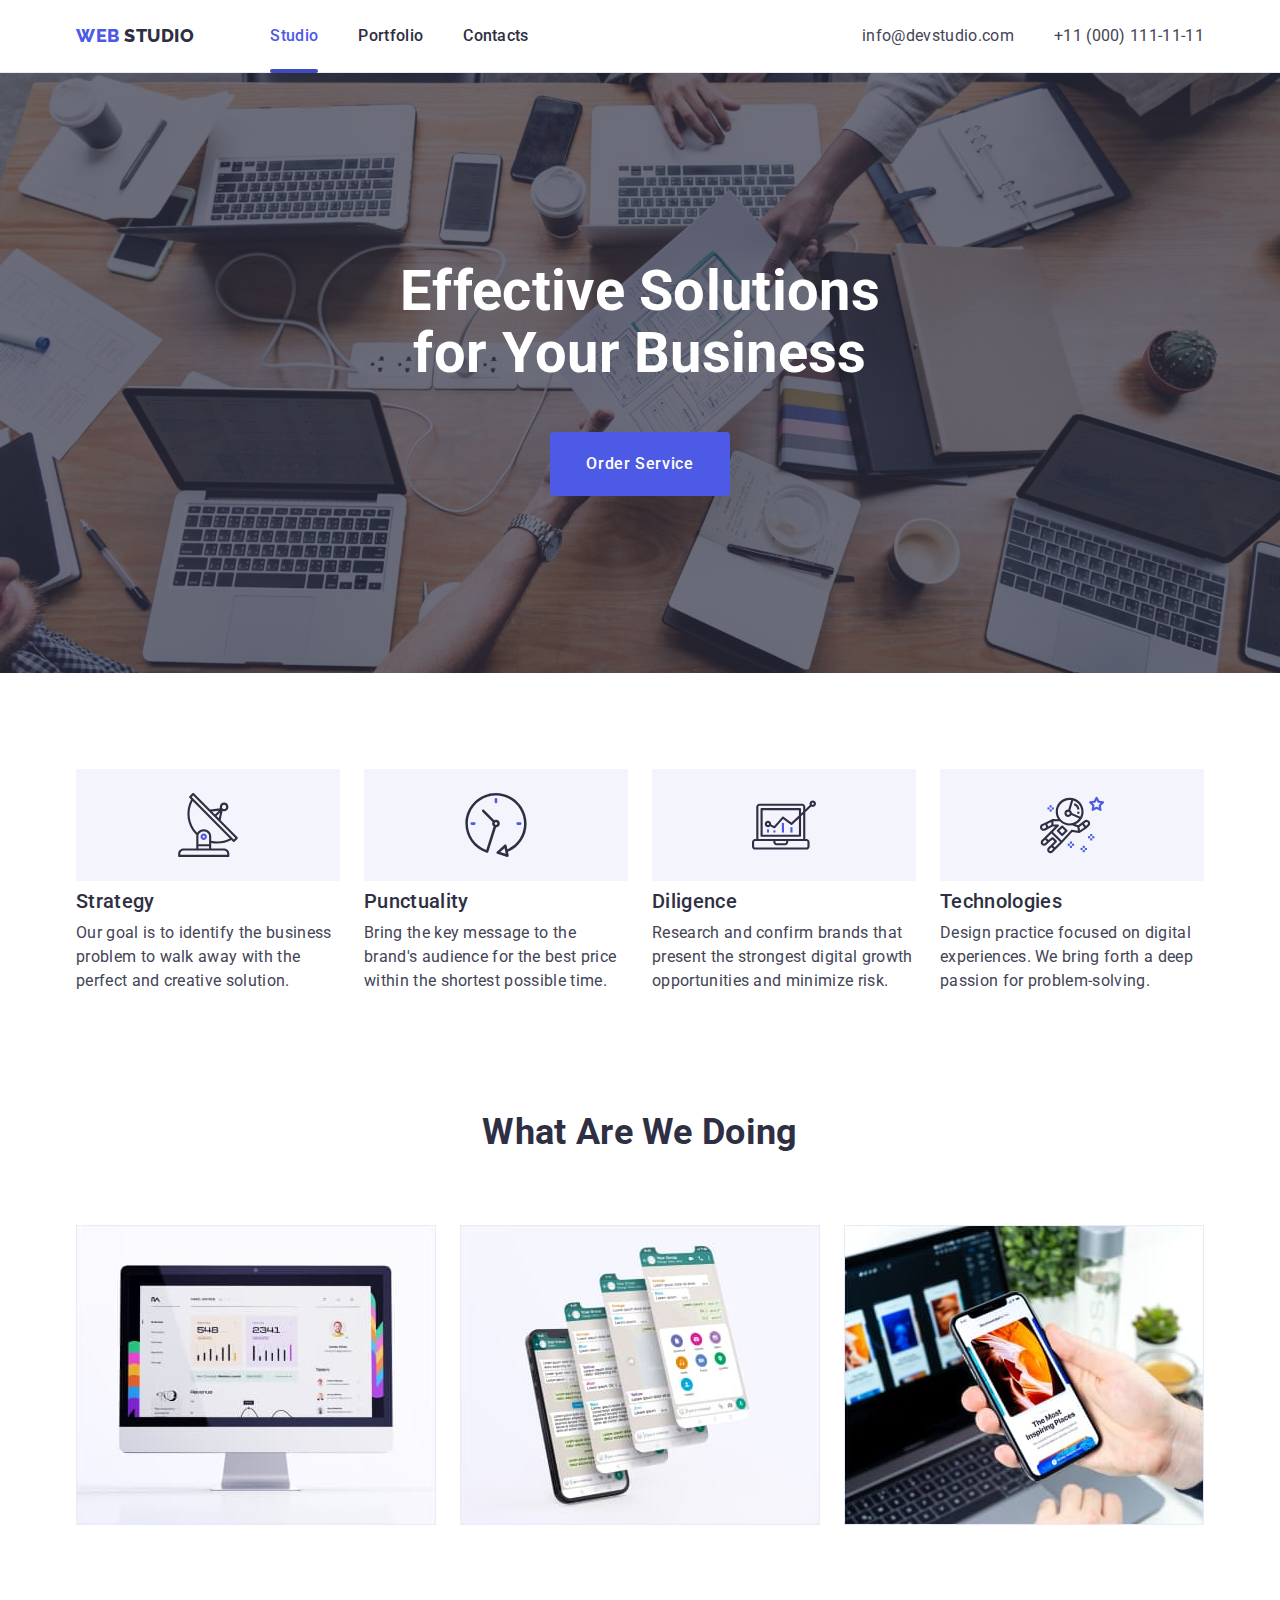
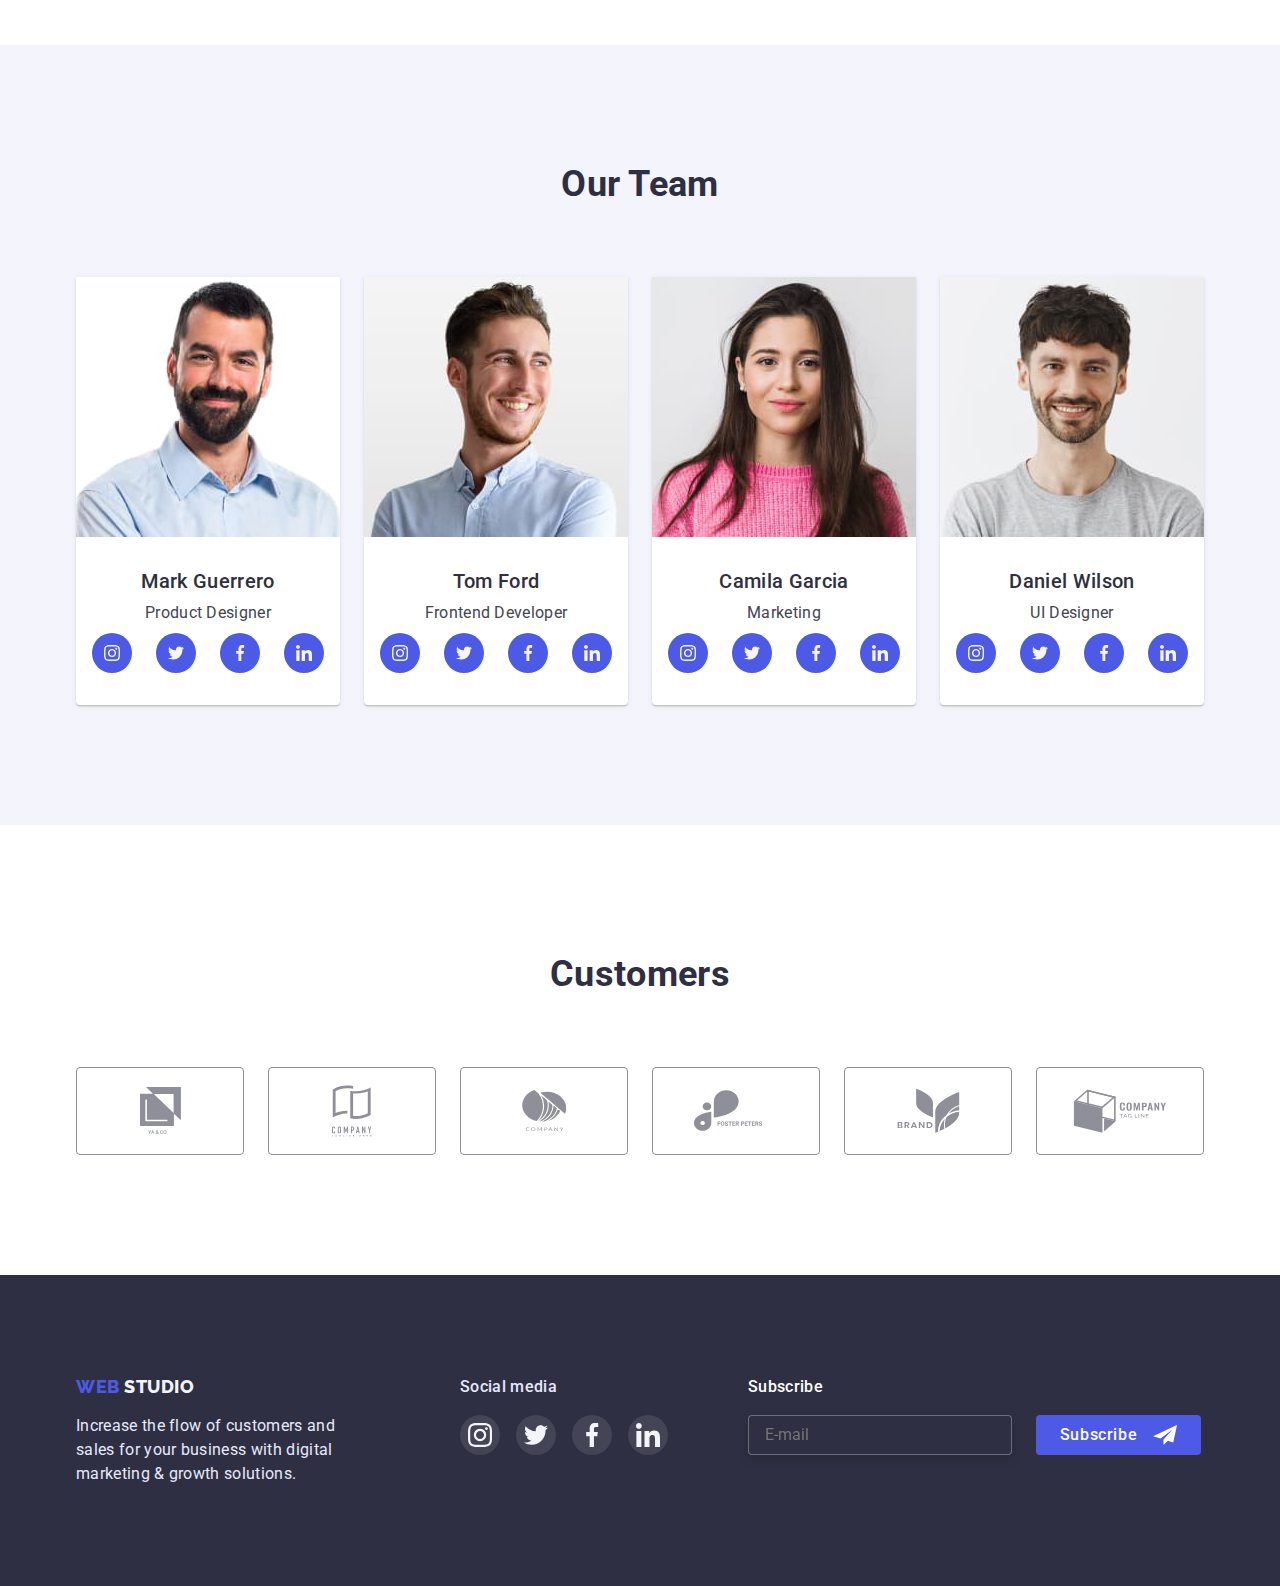
<file: index.html>
<!DOCTYPE html>
<html lang="en">
  <head>
    <meta charset="UTF-8" />
    <meta http-equiv="X-UA-Compatible" content="IE=edge" />
    <meta name="viewport" content="width=device-width, initial-scale=1.0" />
    <title>Web Studio</title>
    <link href="https://fonts.googleapis.com" rel="preconnect" />
    <link href="https://fonts.gstatic.com" rel="preconnect" crossorigin />
    <link
      href="https://fonts.googleapis.com/css2?family=Raleway:wght@800&family=Roboto:wght@400;500;700;900&display=swap"
      rel="stylesheet"
    />
    <link
      href="https://cdnjs.cloudflare.com/ajax/libs/modern-normalize/1.1.0/modern-normalize.min.css"
      rel="stylesheet"
    />
    <link href="./css/styles.css" rel="stylesheet" />
    <link href="./css/mobile.css" rel="stylesheet" />
    <link href="./css/tablet.css" rel="stylesheet" />
    <link href="./css/desktop.css" rel="stylesheet" />
  </head>
  <body>
    <!--website header-->
    <header class="page-header">
      <div class="container page-header-container">
        <nav class="page-nav">
          <a class="header-logo link logo" href="./index.html">
            <span class="header-logo-web">Web</span> Studio</a
          >
          <ul class="menu list">
            <li class="menu-item">
              <a class="menu-link current link" href="./index.html">Studio</a>
            </li>
            <li class="menu-item">
              <a class="menu-link link" href="./portfolio.html">Portfolio</a>
            </li>
            <li class="menu-item">
              <a class="menu-link link">Contacts</a>
            </li>
          </ul>
        </nav>

        <button
          class="mobile-menu-open js-open-menu"
          type="button"
          aria-controls="mobile-menu"
          aria-expanded="false"
        >
          <svg class="mobile-menu-open-icon" width="32" height="22">
            <use href="./images/traling_icons/sprite.svg#menu-hamburger"></use>
          </svg>
        </button>

        <!--email address and phone number-->
        <ul class="contact list">
          <li class="contact-item">
            <a class="contact-link link" href="mailto:info@devstudio.com"
              >info@devstudio.com</a
            >
          </li>

          <li class="contact-item">
            <a class="contact-link link" href="tel:+110001111111"
              >+11 (000) 111-11-11</a
            >
          </li>
        </ul>

        <!--email address and phone number TABLET-->
        <ul class="contact-tablet list">
          <li class="contact-item-tablet">
            <a class="contact-link-tablet link" href="mailto:info@devstudio.com"
              >info@devstudio.com</a
            >
          </li>

          <li class="contact-item-tablet">
            <a class="contact-link-tablet link" href="tel:+110001111111"
              >+11 (000) 111-11-11</a
            >
          </li>
        </ul>

        <!--/email address and phone number TABLET-->
      </div>
      <!--/email address and phone number-->

      <!-- Mobile -->
      <div class="mobile-menu js-menu-container">
        <div class="container mobile-menu_container">
          <a class="modal-link-close js-close-menu">
            <svg class="modal-icon-close" width="8" height="8">
              <use href="./images/traling_icons/sprite.svg#close"></use>
            </svg>
          </a>
          <ul class="mobile-menu-list list">
            <li class="menu-item-choice">
              <a class="menu-link-choice current link" href="./index.html"
                >Studio</a
              >
            </li>
            <li class="menu-item-choice">
              <a class="menu-link-choice link" href="./portfolio.html"
                >Portfolio</a
              >
            </li>
            <li class="menu-item-choice">
              <a class="menu-link-choice link">Contacts</a>
            </li>
          </ul>
        </div>
        <!--email address and phone number-->
        <ul class="contact-mobile list container">
          <li class="contact-item-number mobile">
            <a class="contact-link-number link" href="tel:+110001111111"
              >+11 (000) 111-11-11</a
            >
          </li>

          <li class="contact-item-mail">
            <a class="contact-link-mail link" href="mailto:info@devstudio.com"
              >info@devstudio.com</a
            >
          </li>
        </ul>

        <!--/email address and phone number-->

        <!-- social-mobile -->
        <ul class="social-list-mobile list container">
          <li class="social-item-mobile">
            <a class="social-link-mobile" href>
              <svg class="social-list-icon-mobile" width="24" height="24">
                <use href="./images/traling_icons/sprite.svg#instagram"></use>
              </svg>
            </a>
          </li>

          <li class="social-item-mobile">
            <a class="social-link-mobile" href>
              <svg class="social-list-icon-mobile" width="24" height="24">
                <use href="./images/traling_icons/sprite.svg#twitter"></use>
              </svg>
            </a>
          </li>

          <li class="social-item-mobile">
            <a class="social-link-mobile" href>
              <svg class="social-list-icon-mobile" width="24" height="24">
                <use href="./images/traling_icons/sprite.svg#facebook"></use>
              </svg>
            </a>
          </li>

          <li class="social-item-mobile">
            <a class="social-link-mobile" href>
              <svg class="social-list-icon-mobile" width="24" height="24">
                <use href="./images/traling_icons/sprite.svg#linkedin"></use>
              </svg>
            </a>
          </li>
          <li></li>
        </ul>
        <!-- /social-mobile -->
      </div>

      <!-- /Mobile -->
    </header>
    <!--/website header-->

    <main>
      <!--Hero section-->
      <section class="hero overlay">
        <div class="container">
          <h1 class="hero-title">Effective Solutions for Your Business</h1>
          <button class="modal-btn btn-options" data-modal-open type="button">
            Order Service
          </button>
        </div>
      </section>
      <!--/Hero section-->

      <!-- Our advantages section 1-->
      <section class="advantages-section section">
        <div class="container">
          <!--The <h2> header is hidden  -->
          <h2 class="advantages-title title" hidden>Our advantages</h2>
          <ul class="advantages-list list item-gen">
            <li class="advantages-item icon-antenna">
              <h3
                class="advantages-subtitle subtitle advantages-subtitle-mobile"
              >
                Strategy
              </h3>
              <p class="advantages-text desc-text">
                Our goal is to identify the business problem to walk away with
                the perfect and creative solution.
              </p>
            </li>

            <li class="advantages-item icon-clock">
              <h3
                class="advantages-subtitle subtitle advantages-subtitle-mobile"
              >
                Punctuality
              </h3>
              <p class="advantages-text desc-text">
                Bring the key message to the brand's audience for the best price
                within the shortest possible time.
              </p>
            </li>

            <li class="advantages-item icon-diagram">
              <h3 class="advantages-subtitle subtitle">Diligence</h3>
              <p class="advantages-text desc-text">
                Research and confirm brands that present the strongest digital
                growth opportunities and minimize risk.
              </p>
            </li>

            <li class="advantages-item icon-astronaut">
              <h3 class="advantages-subtitle subtitle">Technologies</h3>
              <p class="advantages-text desc-text">
                Design practice focused on digital experiences. We bring forth a
                deep passion for problem-solving.
              </p>
            </li>
          </ul>
        </div>
      </section>
      <!--/Our advantages section 1-->

      <!--What are we doing section 2-->
      <section class="illustration-section section">
        <div class="container">
          <h2 class="illustration-title title">What are we doing</h2>
          <ul class="illustration-list list">
            <li class="illustration-item">
              <img
                class="illustration-img"
                src="./images/what_are_we_doing/img-1.jpg"
                alt="monitor with picture"
                srcset="
                  ./images/what_are_we_doing/img-1.jpg    1x,
                  ./images/what_are_we_doing/img-1@2x.jpg 2x
                "
                width="360"
                height="300"
              />
            </li>

            <li class="illustration-item">
              <img
                class="illustration-img"
                src="./images/what_are_we_doing/img-2.jpg"
                alt="phone with different applications"
                srcset="
                  ./images/what_are_we_doing/img-2.jpg    1x,
                  ./images/what_are_we_doing/img-2@2x.jpg 2x
                "
                width="360"
                height="300"
              />
            </li>

            <li class="illustration-item">
              <img
                class="illustration-img"
                src="./images/what_are_we_doing/img-3.jpg"
                alt="phone and computer website"
                srcset="
                  ./images/what_are_we_doing/img-3.jpg    1x,
                  ./images/what_are_we_doing/img-3@2x.jpg 2x
                "
                width="360"
                height="300"
              />
            </li>
          </ul>
        </div>
      </section>
      <!--/What are we doing section 2-->

      <!--Our Team section 3-->
      <section class="team-section">
        <div class="container">
          <h2 class="team-title title">Our Team</h2>
          <ul class="team-list list">
            <li class="team-item">
              <img
                srcset="
                  ./images/our_team/mark_guerrero.jpg    1x,
                  ./images/our_team/mark_guerrero@2x.jpg 2x
                "
                class="team-img"
                src="./images/our_team/mark_guerrero.jpg"
                alt="Product Designer Mark Guerrero"
                width="264"
                height="260"
              />
              <div class="name-card">
                <h3 class="team-subtitle subtitle">Mark Guerrero</h3>
                <p class="team-text desc-text">Product Designer</p>
                <ul class="social-list list">
                  <li class="social-list-item">
                    <a class="social-list-link">
                      <svg class="social-list-icon" width="16" height="16">
                        <use
                          href="./images/traling_icons/sprite.svg#instagram"
                        ></use>
                      </svg>
                    </a>
                  </li>

                  <li class="social-list-item">
                    <a class="social-list-link">
                      <svg class="social-list-icon" width="16" height="16">
                        <use
                          href="./images/traling_icons/sprite.svg#twitter"
                        ></use>
                      </svg>
                    </a>
                  </li>

                  <li class="social-list-item">
                    <a class="social-list-link">
                      <svg class="social-list-icon" width="16" height="16">
                        <use
                          href="./images/traling_icons/sprite.svg#facebook"
                        ></use>
                      </svg>
                    </a>
                  </li>

                  <li class="social-list-item">
                    <a class="social-list-link">
                      <svg class="social-list-icon" width="16" height="16">
                        <use
                          href="./images/traling_icons/sprite.svg#linkedin"
                        ></use>
                      </svg>
                    </a>
                  </li>
                </ul>
              </div>
            </li>

            <li class="team-item">
              <img
                class="team-img"
                src="./images/our_team/tom_ford.jpg"
                alt="Frontend Developer Tom Ford"
                srcset="
                  ./images/our_team/tom_ford.jpg    1x,
                  ./images/our_team/tom_ford@2x.jpg 2x
                "
                width="264"
                height="260"
              />
              <div class="name-card">
                <h3 class="team-subtitle subtitle">Tom Ford</h3>
                <p class="team-text desc-text">Frontend Developer</p>
                <ul class="social-list list">
                  <li class="social-list-item">
                    <a class="social-list-link">
                      <svg class="social-list-icon" width="16" height="16">
                        <use
                          href="./images/traling_icons/sprite.svg#instagram"
                        ></use>
                      </svg>
                    </a>
                  </li>
                  <li class="social-list-item">
                    <a class="social-list-link">
                      <svg class="social-list-icon" width="16" height="16">
                        <use
                          href="./images/traling_icons/sprite.svg#twitter"
                        ></use>
                      </svg>
                    </a>
                  </li>
                  <li class="social-list-item">
                    <a class="social-list-link">
                      <svg class="social-list-icon" width="16" height="16">
                        <use
                          href="./images/traling_icons/sprite.svg#facebook"
                        ></use>
                      </svg>
                    </a>
                  </li>
                  <li class="social-list-item">
                    <a class="social-list-link">
                      <svg class="social-list-icon" width="16" height="16">
                        <use
                          href="./images/traling_icons/sprite.svg#linkedin"
                        ></use>
                      </svg>
                    </a>
                  </li>
                </ul>
              </div>
            </li>

            <li class="team-item">
              <img
                class="team-img"
                src="./images/our_team/gamila_garcia.jpg"
                alt="Marketing Camila Garcia"
                srcset="
                  ./images/our_team/gamila_garcia.jpg    1x,
                  ./images/our_team/gamila_garcia@2x.jpg 2x
                "
                width="264"
                height="260"
              />
              <div class="name-card">
                <h3 class="team-subtitle subtitle">Camila Garcia</h3>
                <p class="team-text desc-text">Marketing</p>
                <ul class="social-list list">
                  <li class="social-list-item">
                    <a class="social-list-link">
                      <svg class="social-list-icon" width="16" height="16">
                        <use
                          href="./images/traling_icons/sprite.svg#instagram"
                        ></use>
                      </svg>
                    </a>
                  </li>

                  <li class="social-list-item">
                    <a class="social-list-link">
                      <svg class="social-list-icon" width="16" height="16">
                        <use
                          href="./images/traling_icons/sprite.svg#twitter"
                        ></use>
                      </svg>
                    </a>
                  </li>

                  <li class="social-list-item">
                    <a class="social-list-link">
                      <svg class="social-list-icon" width="16" height="16">
                        <use
                          href="./images/traling_icons/sprite.svg#facebook"
                        ></use>
                      </svg>
                    </a>
                  </li>

                  <li class="social-list-item">
                    <a class="social-list-link">
                      <svg class="social-list-icon" width="16" height="16">
                        <use
                          href="./images/traling_icons/sprite.svg#linkedin"
                        ></use>
                      </svg>
                    </a>
                  </li>
                </ul>
              </div>
            </li>

            <li class="team-item">
              <img
                srcset="
                  ./images/our_team/daniel_wilson.jpg    1x,
                  ./images/our_team/daniel_wilson@2x.jpg 2x
                "
                class="team-img"
                src="./images/our_team/daniel_wilson.jpg"
                alt="UI Designer Daniel Wilson"
                width="264"
                height="260"
              />
              <div class="name-card">
                <h3 class="team-subtitle subtitle">Daniel Wilson</h3>
                <p class="team-text desc-text">UI Designer</p>
                <ul class="social-list list">
                  <li class="social-list-item">
                    <a class="social-list-link">
                      <svg class="social-list-icon" width="16" height="16">
                        <use
                          href="./images/traling_icons/sprite.svg#instagram"
                        ></use>
                      </svg>
                    </a>
                  </li>

                  <li class="social-list-item">
                    <a class="social-list-link">
                      <svg class="social-list-icon" width="16" height="16">
                        <use
                          href="./images/traling_icons/sprite.svg#twitter"
                        ></use>
                      </svg>
                    </a>
                  </li>

                  <li class="social-list-item">
                    <a class="social-list-link">
                      <svg class="social-list-icon" width="16" height="16">
                        <use
                          href="./images/traling_icons/sprite.svg#facebook"
                        ></use>
                      </svg>
                    </a>
                  </li>

                  <li class="social-list-item">
                    <a class="social-list-link">
                      <svg class="social-list-icon" width="16" height="16">
                        <use
                          href="./images/traling_icons/sprite.svg#linkedin"
                        ></use>
                      </svg>
                    </a>
                  </li>
                </ul>
              </div>
            </li>
          </ul>
        </div>
      </section>
      <!--/Our Team section 3-->

      <!-- Customers section 4 -->
      <section class="customers">
        <div class="container">
          <h2 class="customers-title title">Customers</h2>
          <ul class="customers-list list">
            <li class="customers-item">
              <a class="customers-list-link">
                <svg class="customers-icon" width="41" height="47">
                  <use href="./images/traling_icons/sprite.svg#ya-so"></use>
                </svg>
              </a>
            </li>

            <li class="customers-item">
              <a class="customers-list-link">
                <svg class="customers-icon" width="40" height="52">
                  <use href="./images/traling_icons/sprite.svg#company"></use>
                </svg>
              </a>
            </li>

            <li class="customers-item">
              <a class="customers-list-link">
                <svg class="customers-icon" width="44" height="41">
                  <use href="./images/traling_icons/sprite.svg#company-2"></use>
                </svg>
              </a>
            </li>

            <li class="customers-item">
              <a class="customers-list-link">
                <svg class="customers-icon" width="84" height="41">
                  <use
                    href="./images/traling_icons/sprite.svg#foster-peters"
                  ></use>
                </svg>
              </a>
            </li>

            <li class="customers-item">
              <a class="customers-list-link">
                <svg class="customers-icon" width="63" height="45">
                  <use href="./images/traling_icons/sprite.svg#brand"></use>
                </svg>
              </a>
            </li>

            <li class="customers-item">
              <a class="customers-list-link">
                <svg class="customers-icon" width="94" height="44">
                  <use href="./images/traling_icons/sprite.svg#company-3"></use>
                </svg>
              </a>
            </li>
          </ul>
        </div>
      </section>
    </main>
    <!-- /Customers section 4 -->

    <!--website footer-->
    <footer class="footer-section">
      <div class="container footer-container">
        <div class="mobile-footer">
          <div class="footer-logo-text">
            <a class="header-logo link heder-logo-Light" href="./index.html">
              <span class="header-logo-web">Web</span> Studio</a
            >
            <p class="footer-text">
              Increase the flow of customers and sales for your business with
              digital marketing & growth solutions.
            </p>
          </div>
          <div class="footer-social">
            <p class="social-text">Social media</p>
            <ul class="footer-social-list list">
              <li class="footer-social-item">
                <a class="footer-social-link">
                  <svg class="footer-social-icon" width="24" height="24">
                    <use
                      href="./images/traling_icons/sprite.svg#instagram"
                    ></use>
                  </svg>
                </a>
              </li>

              <li class="footer-social-item">
                <a class="footer-social-link">
                  <svg class="footer-social-icon" width="24" height="24">
                    <use href="./images/traling_icons/sprite.svg#twitter"></use>
                  </svg>
                </a>
              </li>

              <li class="footer-social-item">
                <a class="footer-social-link">
                  <svg class="footer-social-icon" width="24" height="24">
                    <use
                      href="./images/traling_icons/sprite.svg#facebook"
                    ></use>
                  </svg>
                </a>
              </li>

              <li class="footer-social-item">
                <a class="footer-social-link">
                  <svg class="footer-social-icon" width="24" height="24">
                    <use
                      href="./images/traling_icons/sprite.svg#linkedin"
                    ></use>
                  </svg>
                </a>
              </li>
            </ul>
          </div>
        </div>

        <!-- Submission form footer -->

        <form class="footer-modal-form">
          <p class="footer-modal-text">Subscribe</p>

          <div class="footer-lable-button">
            <label class="footer-modal-field">
              <input
                class="footer-modal-input"
                name="user_email"
                type="email"
                required
                placeholder="E-mail"
              />
            </label>

            <button class="footer-modal-btn btn-options" type="submit">
              Subscribe
              <svg class="footer-icon-send" width="24" height="24">
                <use
                  href="./images/traling_icons/sprite.svg#icon-Frame-3"
                ></use>
              </svg>
            </button>
          </div>
        </form>

        <!-- /Submission form footer -->
      </div>
    </footer>
    <!--/website footer-->

    <!-- Modal Window -->
    <div class="backdrop is-hidden" data-modal>
      <div class="modal">
        <a class="modal-link">
          <svg class="modal-icon" data-modal-close width="8" height="8">
            <use href="./images/traling_icons/sprite.svg#close"></use>
          </svg>
        </a>

        <!-- Form -->
        <p class="modal-text">Leave your contacts and we will call you back</p>

        <form class="modal-form">
          <label class="modal-form-field">
            <span class="modal-form-input-desc">Name</span>
            <span class="modal-form-input-wrapper">
              <input
                class="modal-form-input"
                name="user_name"
                type="text"
                required
                pattern="^[a-zA-Zа-яА-ЯіІїЇ]+"
                minlength="2"
              />
              <svg class="modal-form-input-icon" width="22" height="24">
                <use href="./images/traling_icons/sprite.svg#person"></use>
              </svg>
            </span>
          </label>

          <label class="modal-form-field">
            <span class="modal-form-input-desc">Phone</span>
            <span class="modal-form-input-wrapper">
              <input
                class="modal-form-input"
                name="user_phone"
                type="tel"
                title="xxx-xxx-xx-xx"
                required
                pattern="[0-9]{3}-[0-9]{3}-[0-9]{2}-[0-9]{2}"
              />
              <svg class="modal-form-input-icon" width="18" height="24">
                <use href="./images/traling_icons/sprite.svg#phone"></use>
              </svg>
            </span>
          </label>

          <label class="modal-form-field">
            <span class="modal-form-input-desc">Email</span>
            <span class="modal-form-input-wrapper">
              <input
                class="modal-form-input"
                name="user_email"
                type="email"
                required
              />
              <svg class="modal-form-input-icon" width="18" height="24">
                <use href="./images/traling_icons/sprite.svg#email"></use>
              </svg>
            </span>
          </label>

          <label class="modal-form-field">
            <span class="modal-form-input-desc">Comment</span>
            <textarea
              class="modal-form-message"
              name="user_message"
              placeholder="Text input"
            ></textarea>
          </label>

          <input
            class="modal-form-check visually-hidden"
            id="Privacy_Policy"
            name="user_privacy_policy"
            type="checkbox"
          />
          <label class="modal-form-check-desc" for="Privacy_Policy"
            >I accept the terms and conditions of the&nbsp;<a
              class="modal-form-link"
              >Privacy Policy</a
            >
          </label>

          <button class="modal-fotm-send btn-options" type="submit">
            Send
          </button>
        </form>
        <!-- /Form -->
      </div>
    </div>
    <!-- /Modal Window -->

    <script src="./js/modal.js"></script>
    <script src="./js/mobile-menu.js"></script>
  </body>
</html>
</file>
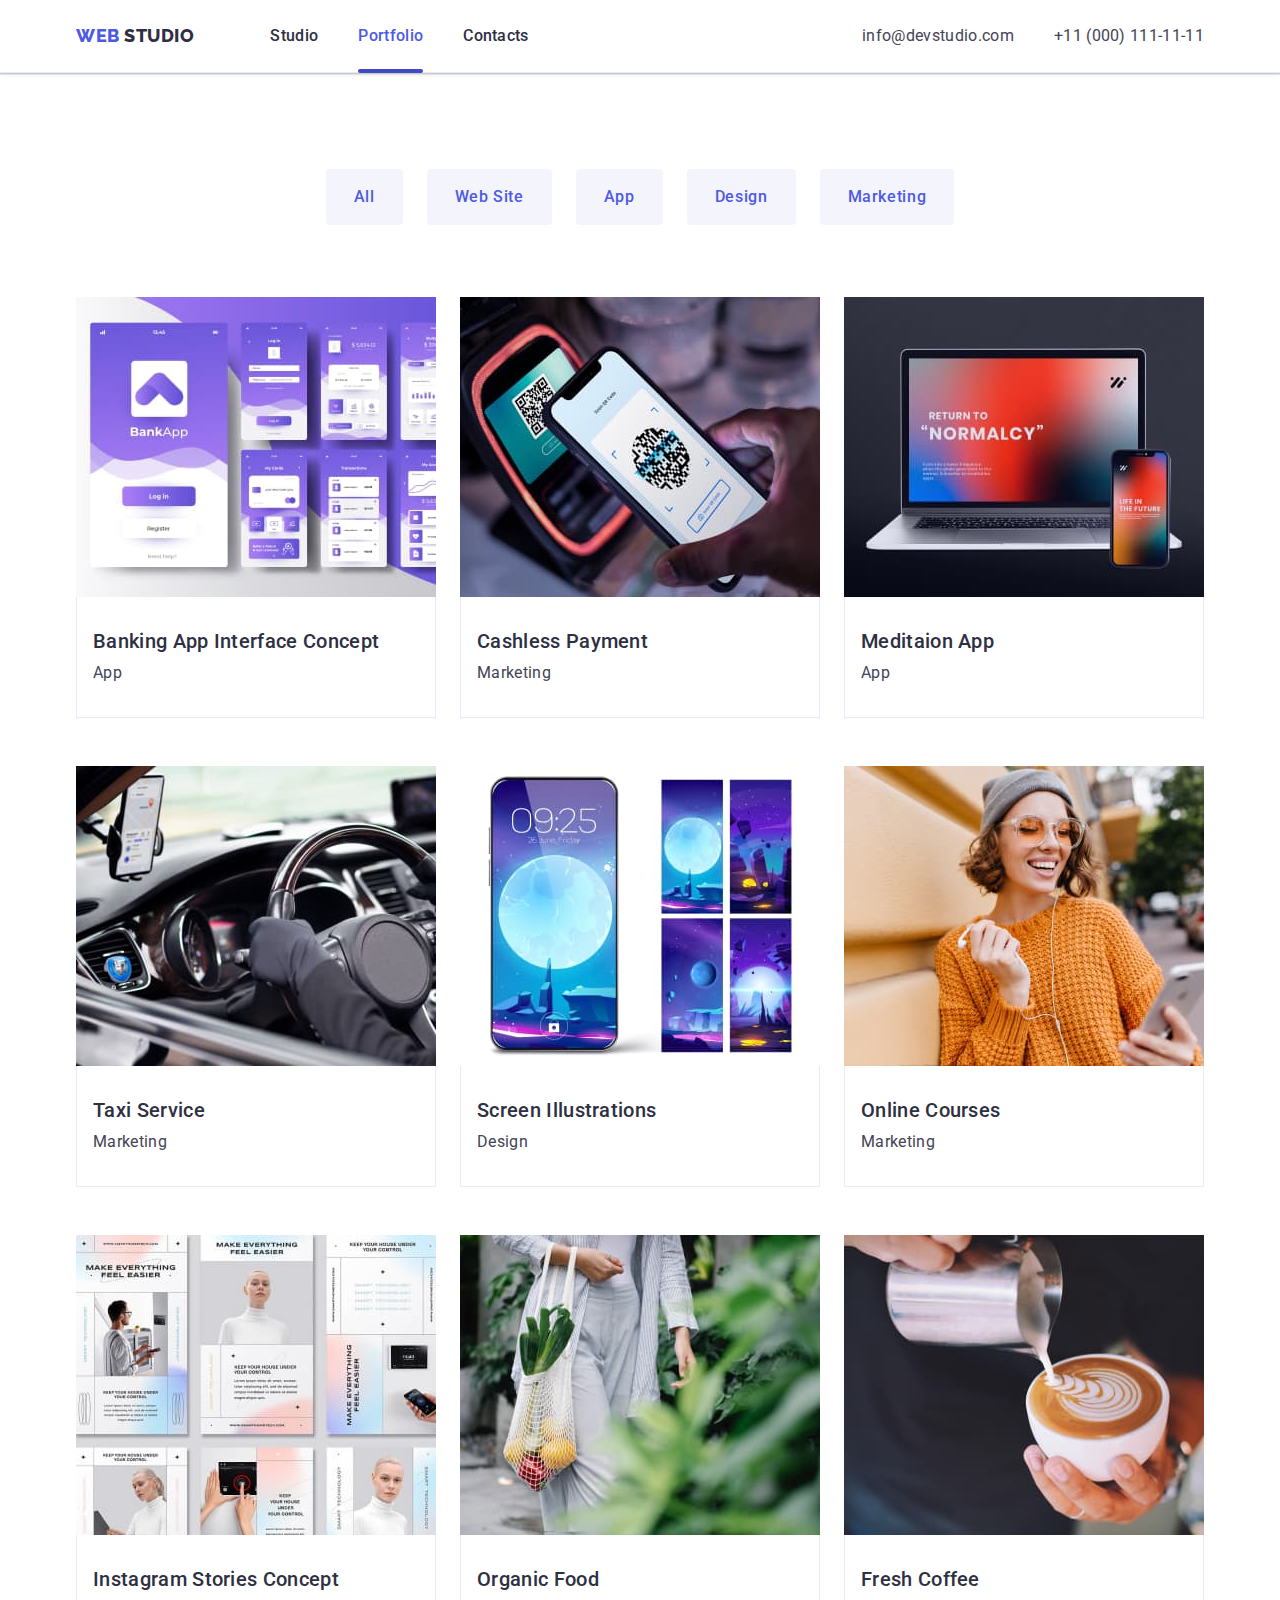
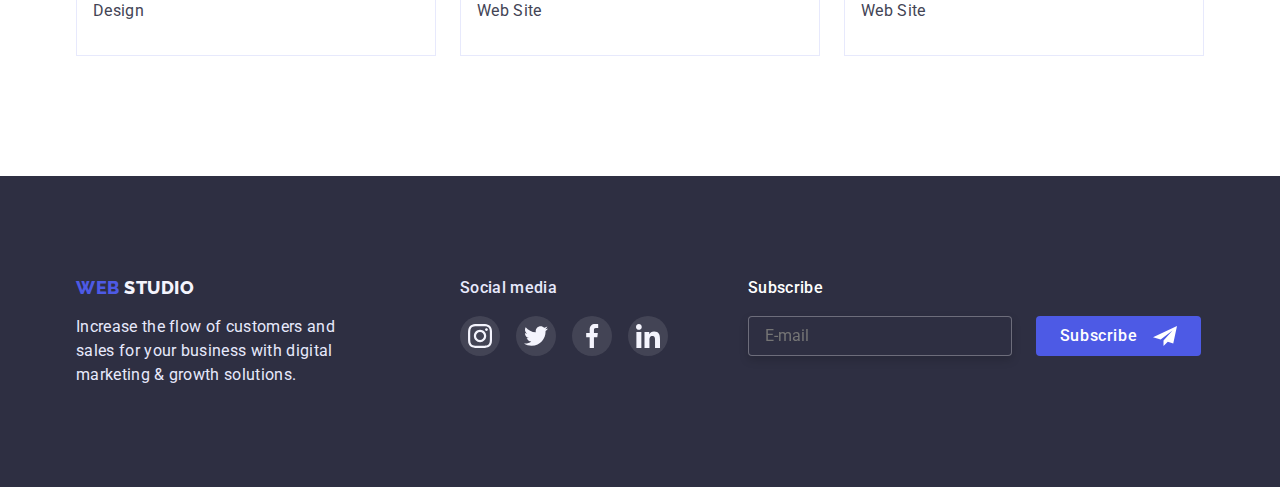
<file: portfolio.html>
<!DOCTYPE html>
<html lang="en">
  <head>
    <meta charset="UTF-8" />
    <meta http-equiv="X-UA-Compatible" content="IE=edge" />
    <meta name="viewport" content="width=device-width, initial-scale=1.0" />
    <title>Portfolio</title>
    <link href="https://fonts.googleapis.com" rel="preconnect" />
    <link href="https://fonts.gstatic.com" rel="preconnect" crossorigin />
    <link
      href="https://fonts.googleapis.com/css2?family=Raleway:wght@800&family=Roboto:wght@400;500;700;900&display=swap"
      rel="stylesheet"
    />
    <link
      href="https://cdnjs.cloudflare.com/ajax/libs/modern-normalize/1.1.0/modern-normalize.min.css"
      rel="stylesheet"
    />
    <link href="./css/styles.css" rel="stylesheet" />
    <link href="./css/mobile.css" rel="stylesheet" />
    <link href="./css/tablet.css" rel="stylesheet" />
    <link href="./css/desktop.css" rel="stylesheet" />
  </head>
  <body>
    <!--website header-->
    <header class="page-header">
      <div class="container page-header-container">
        <nav class="page-nav">
          <a class="header-logo link logo" href="./index.html">
            <span class="header-logo-web">Web</span> Studio</a
          >
          <ul class="menu list">
            <li class="menu-item">
              <a class="menu-link link" href="./index.html">Studio</a>
            </li>

            <li class="menu-item">
              <a class="menu-link current link" href="./portfolio.html"
                >Portfolio</a
              >
            </li>
            <li class="menu-item">
              <a class="menu-link link" href>Contacts</a>
            </li>
          </ul>
        </nav>

        <button
          class="mobile-menu-open js-open-menu"
          type="button"
          aria-controls="mobile-menu"
          aria-expanded="false"
        >
          <svg class="mobile-menu-open-icon" width="32" height="22">
            <use href="./images/traling_icons/sprite.svg#menu-hamburger"></use>
          </svg>
        </button>

        <!--email address and phone number-->
        <ul class="contact list">
          <li class="contact-item">
            <a class="contact-link link" href="mailto:info@devstudio.com"
              >info@devstudio.com</a
            >
          </li>

          <li class="contact-item">
            <a class="contact-link link" href="tel:+110001111111"
              >+11 (000) 111-11-11</a
            >
          </li>
        </ul>

        <!--email address and phone number TABLET-->
        <ul class="contact-tablet list">
          <li class="contact-item-tablet">
            <a class="contact-link-tablet link" href="mailto:info@devstudio.com"
              >info@devstudio.com</a
            >
          </li>

          <li class="contact-item-tablet">
            <a class="contact-link-tablet link" href="tel:+110001111111"
              >+11 (000) 111-11-11</a
            >
          </li>
        </ul>

        <!--/email address and phone number TABLET-->
      </div>
      <!--/email address and phone number-->

      <!-- Mobile -->
      <div class="mobile-menu js-menu-container">
        <div class="container mobile-menu_container">
          <a class="modal-link-close js-close-menu">
            <svg class="modal-icon-close" width="8" height="8">
              <use href="./images/traling_icons/sprite.svg#close"></use>
            </svg>
          </a>
          <ul class="mobile-menu-list list">
            <li class="menu-item-choice">
              <a class="menu-link-choice current link" href="./index.html"
                >Studio</a
              >
            </li>
            <li class="menu-item-choice">
              <a class="menu-link-choice link" href="./portfolio.html"
                >Portfolio</a
              >
            </li>
            <li class="menu-item-choice">
              <a class="menu-link-choice link">Contacts</a>
            </li>
          </ul>
        </div>
        <!--email address and phone number-->
        <ul class="contact-mobile list container">
          <li class="contact-item-number mobile">
            <a class="contact-link-number link" href="tel:+110001111111"
              >+11 (000) 111-11-11</a
            >
          </li>

          <li class="contact-item-mail">
            <a class="contact-link-mail link" href="mailto:info@devstudio.com"
              >info@devstudio.com</a
            >
          </li>
        </ul>

        <!--/email address and phone number-->

        <!-- social-mobile -->
        <ul class="social-list-mobile list container">
          <li class="social-item-mobile">
            <a class="social-link-mobile" href>
              <svg class="social-list-icon-mobile" width="24" height="24">
                <use href="./images/traling_icons/sprite.svg#instagram"></use>
              </svg>
            </a>
          </li>

          <li class="social-item-mobile">
            <a class="social-link-mobile" href>
              <svg class="social-list-icon-mobile" width="24" height="24">
                <use href="./images/traling_icons/sprite.svg#twitter"></use>
              </svg>
            </a>
          </li>

          <li class="social-item-mobile">
            <a class="social-link-mobile" href>
              <svg class="social-list-icon-mobile" width="24" height="24">
                <use href="./images/traling_icons/sprite.svg#facebook"></use>
              </svg>
            </a>
          </li>

          <li class="social-item-mobile">
            <a class="social-link-mobile" href>
              <svg class="social-list-icon-mobile" width="24" height="24">
                <use href="./images/traling_icons/sprite.svg#linkedin"></use>
              </svg>
            </a>
          </li>
          <li></li>
        </ul>
        <!-- /social-mobile -->
      </div>

      <!-- /Mobile -->
    </header>

    <main>
      <div class="container">
        <!--Portfolio section-->
        <section class="portfolio-section">
          <div class="portfolio-container">
            <h1 class="portfolio-title" hidden>Portfolio</h1>
            <!--Content selection-->
            <ul class="btn-list list">
              <div class="btn-mobile-one">
                <li class="portfolio-item">
                  <button class="btn-portfolio btn-options" type="button">
                    All
                  </button>
                </li>

                <li class="portfolio-item">
                  <button class="btn-portfolio btn-options" type="button">
                    Web Site
                  </button>
                </li>

                <li class="portfolio-item">
                  <button class="btn-portfolio btn-options" type="button">
                    App
                  </button>
                </li>
              </div>

              <div class="btn-mobile-two">
                <li class="portfolio-item">
                  <button class="btn-portfolio btn-options" type="button">
                    Design
                  </button>
                </li>

                <li class="portfolio-item">
                  <button class="btn-portfolio btn-options" type="button">
                    Marketing
                  </button>
                </li>
              </div>
            </ul>
          </div>

          <!--Content-->
          <ul class="content-list list item-gen">
            <li class="content-item">
              <a class="content-link link" href>
                <div class="content-overlay">
                  <img
                    class="content-img"
                    src="./images/Portfolio/img-1.jpg"
                    alt="Banking App Interface"
                    srcset="
                      ./images/Portfolio/img-1.jpg    1x,
                      ./images/Portfolio/img-1@2x.jpg 2x
                    "
                    width="360"
                    height="300"
                  />
                  <p class="content-card">
                    14 Stylish and User-Friendly App Design Concepts · Task
                    Manager App · Calorie Tracker App · Exotic Fruit Ecommerce
                    App · Cloud Storage App
                  </p>
                </div>

                <div class="card-text">
                  <h2 class="content-subtitle subtitle">
                    Banking App Interface Concept
                  </h2>
                  <p class="content-text desc-text">App</p>
                </div>
              </a>
            </li>

            <li class="content-item">
              <a class="content-link link" href>
                <div class="content-overlay">
                  <img
                    class="content-img"
                    src="./images/Portfolio/img-2.jpg"
                    alt="Cashless Payment Phone"
                    srcset="
                      ./images/Portfolio/img-2.jpg    1x,
                      ./images/Portfolio/img-2@2x.jpg 2x
                    "
                    width="360"
                    height="300"
                  />
                  <p class="content-card">
                    14 Stylish and User-Friendly App Design Concepts · Task
                    Manager App · Calorie Tracker App · Exotic Fruit Ecommerce
                    App · Cloud Storage App
                  </p>
                </div>

                <div class="card-text">
                  <h2 class="content-subtitle subtitle">Cashless Payment</h2>
                  <p class="content-text desc-text">Marketing</p>
                </div>
              </a>
            </li>

            <li class="content-item">
              <a class="content-link link" href>
                <div class="content-overlay">
                  <img
                    class="content-img"
                    src="./images/Portfolio/img-3.jpg"
                    alt="Meditaion application for phone and computer"
                    srcset="
                      ./images/Portfolio/img-3.jpg    1x,
                      ./images/Portfolio/img-3@2x.jpg 2x
                    "
                    width="360"
                    height="300"
                  />
                  <p class="content-card">
                    14 Stylish and User-Friendly App Design Concepts · Task
                    Manager App · Calorie Tracker App · Exotic Fruit Ecommerce
                    App · Cloud Storage App
                  </p>
                </div>

                <div class="card-text">
                  <h2 class="content-subtitle subtitle">Meditaion App</h2>
                  <p class="content-text desc-text">App</p>
                </div>
              </a>
            </li>

            <li class="content-item">
              <a class="content-link link" href>
                <div class="content-overlay">
                  <img
                    class="content-img"
                    src="./images/Portfolio/img-4.jpg"
                    alt="App Taxi Service"
                    srcset="
                      ./images/Portfolio/img-4.jpg    1x,
                      ./images/Portfolio/img-4@2x.jpg 2x
                    "
                    width="360"
                    height="300"
                  />
                  <p class="content-card">
                    14 Stylish and User-Friendly App Design Concepts · Task
                    Manager App · Calorie Tracker App · Exotic Fruit Ecommerce
                    App · Cloud Storage App
                  </p>
                </div>

                <div class="card-text">
                  <h2 class="content-subtitle subtitle">Taxi Service</h2>
                  <p class="content-text desc-text">Marketing</p>
                </div>
              </a>
            </li>

            <li class="content-item">
              <a class="content-link link" href>
                <div class="content-overlay">
                  <img
                    class="content-img"
                    src="./images/Portfolio/img-5.jpg"
                    alt="Phone screen illustrations"
                    srcset="
                      ./images/Portfolio/img-5.jpg    1x,
                      ./images/Portfolio/img-5@2x.jpg 2x
                    "
                    width="360"
                    height="300"
                  />
                  <p class="content-card">
                    14 Stylish and User-Friendly App Design Concepts · Task
                    Manager App · Calorie Tracker App · Exotic Fruit Ecommerce
                    App · Cloud Storage App
                  </p>
                </div>

                <div class="card-text">
                  <h2 class="content-subtitle subtitle">
                    Screen Illustrations
                  </h2>
                  <p class="content-text desc-text">Design</p>
                </div>
              </a>
            </li>

            <li class="content-item">
              <a class="content-link link" href>
                <div class="content-overlay">
                  <img
                    class="content-img"
                    src="./images/Portfolio/img-6.jpg"
                    alt="Online courses anywhere"
                    srcset="
                      ./images/Portfolio/img-6.jpg    1x,
                      ./images/Portfolio/img-6@2x.jpg 2x
                    "
                    width="360"
                    height="300"
                  />
                  <p class="content-card">
                    14 Stylish and User-Friendly App Design Concepts · Task
                    Manager App · Calorie Tracker App · Exotic Fruit Ecommerce
                    App · Cloud Storage App
                  </p>
                </div>

                <div class="card-text">
                  <h2 class="content-subtitle subtitle">Online Courses</h2>
                  <p class="content-text desc-text">Marketing</p>
                </div>
              </a>
            </li>

            <li class="content-item">
              <a class="content-link link" href>
                <div class="content-overlay">
                  <img
                    class="content-img"
                    src="./images/Portfolio/img-7.jpg"
                    alt="Instagram Stories Concept"
                    srcset="
                      ./images/Portfolio/img-7.jpg    1x,
                      ./images/Portfolio/img-7@2x.jpg 2x
                    "
                    width="360"
                    height="300"
                  />
                  <p class="content-card">
                    14 Stylish and User-Friendly App Design Concepts · Task
                    Manager App · Calorie Tracker App · Exotic Fruit Ecommerce
                    App · Cloud Storage App
                  </p>
                </div>

                <div class="card-text">
                  <h2 class="content-subtitle subtitle">
                    Instagram Stories Concept
                  </h2>
                  <p class="content-text desc-text">Design</p>
                </div>
              </a>
            </li>

            <li class="content-item">
              <a class="content-link link" href>
                <div class="content-overlay">
                  <img
                    class="content-img"
                    src="./images/Portfolio/img-8.jpg"
                    alt="Organic Food"
                    srcset="
                      ./images/Portfolio/img-8.jpg    1x,
                      ./images/Portfolio/img-8@2x.jpg 2x
                    "
                    width="360"
                    height="300"
                  />
                  <p class="content-card">
                    14 Stylish and User-Friendly App Design Concepts · Task
                    Manager App · Calorie Tracker App · Exotic Fruit Ecommerce
                    App · Cloud Storage App
                  </p>
                </div>

                <div class="card-text">
                  <h2 class="content-sub subtitle">Organic Food</h2>
                  <p class="content-text desc-text">Web Site</p>
                </div>
              </a>
            </li>

            <li class="content-item content-item-tablet">
              <a class="content-link link" href>
                <div class="content-overlay">
                  <img
                    class="content-img"
                    src="./images/Portfolio/img-9.jpg"
                    alt="Cup with fresh coffee"
                    srcset="
                      ./images/Portfolio/img-9.jpg    1x,
                      ./images/Portfolio/img-9@2x.jpg 2x
                    "
                    width="360"
                    height="300"
                  />
                  <p class="content-card">
                    14 Stylish and User-Friendly App Design Concepts · Task
                    Manager App · Calorie Tracker App · Exotic Fruit Ecommerce
                    App · Cloud Storage App
                  </p>
                </div>

                <div class="card-text">
                  <h2 class="content-subtitle subtitle">Fresh Coffee</h2>
                  <p class="content-text desc-text">Web Site</p>
                </div>
              </a>
            </li>
          </ul>
        </section>
      </div>
    </main>

    <!--website footer-->
    <footer class="footer-section">
      <div class="container footer-container">
        <div class="mobile-footer">
          <div class="footer-logo-text">
            <a class="header-logo link heder-logo-Light" href="./index.html">
              <span class="header-logo-web">Web</span> Studio</a
            >
            <p class="footer-text">
              Increase the flow of customers and sales for your business with
              digital marketing & growth solutions.
            </p>
          </div>
          <div class="footer-social">
            <p class="social-text">Social media</p>
            <ul class="footer-social-list list">
              <li class="footer-social-item">
                <a class="footer-social-link">
                  <svg class="footer-social-icon" width="24" height="24">
                    <use
                      href="./images/traling_icons/sprite.svg#instagram"
                    ></use>
                  </svg>
                </a>
              </li>

              <li class="footer-social-item">
                <a class="footer-social-link">
                  <svg class="footer-social-icon" width="24" height="24">
                    <use href="./images/traling_icons/sprite.svg#twitter"></use>
                  </svg>
                </a>
              </li>

              <li class="footer-social-item">
                <a class="footer-social-link">
                  <svg class="footer-social-icon" width="24" height="24">
                    <use
                      href="./images/traling_icons/sprite.svg#facebook"
                    ></use>
                  </svg>
                </a>
              </li>

              <li class="footer-social-item">
                <a class="footer-social-link">
                  <svg class="footer-social-icon" width="24" height="24">
                    <use
                      href="./images/traling_icons/sprite.svg#linkedin"
                    ></use>
                  </svg>
                </a>
              </li>
            </ul>
          </div>
        </div>

        <!-- Submission form footer -->

        <form class="footer-modal-form">
          <p class="footer-modal-text">Subscribe</p>

          <div class="footer-lable-button">
            <label class="footer-modal-field">
              <input
                class="footer-modal-input"
                name="user_email"
                type="email"
                required
                placeholder="E-mail"
              />
            </label>

            <button class="footer-modal-btn btn-options" type="submit">
              Subscribe
              <svg class="footer-icon-send" width="24" height="24">
                <use
                  href="./images/traling_icons/sprite.svg#icon-Frame-3"
                ></use>
              </svg>
            </button>
          </div>
        </form>

        <!-- /Submission form footer -->
      </div>
    </footer>
    <!--/website footer-->
    <script src="./js/mobile-menu.js"></script>
  </body>
</html>
</file>
<file: css/styles.css>
/* ==================== Global styles ==================== */

:root {
  --primary-font: Roboto, sans-serif;
  --secondary-font: Raleway, sans-serif;
  --primary-text-color: #2e2f42;
  --desc-text-color: #434455;
  --accent-text-color: #4d5ae5;
  --footer-text-color: #e7e9fc;
  --hairlines-color: #e7e9fc;
  --white-color: #ffffff;
  --button-hover-color: #404bbf;
  --light-color: #f4f4fd;
  --distance-1: 24px;
  --distance-2: 48px;
  --distance-3: 120px;
}

.list {
  list-style: none;
}

.link {
  text-decoration: none;
}

body {
  background-color: var(--white-color);
  color: var(--primary-text-color);
  font-family: var(--primary-font);
  letter-spacing: 0.02em;
}

h1,
h2,
h3,
h4,
h5,
h6,
p {
  margin-top: 0px;
  margin-bottom: 0px;
}

.desc-text {
  color: var(--desc-text-color);
  font-size: 16px;
  line-height: 1.5;
}

.subtitle {
  color: var(--primary-text-color);
  font-weight: 500;
  font-size: 20px;
  line-height: 1.2;
}

ul,
ol {
  margin-top: 0px;
  margin-bottom: 0px;
  padding-left: 0px;
}

img {
  display: block;
  max-width: 100%;

  height: auto;
}

.visually-hidden {
  position: absolute;
  overflow: hidden;
  clip: rect(0 0 0 0);
  width: 1px;
  height: 1px;
  margin: -1px;
  padding: 0;
  border: 0;
}

.container {
  width: 100%;
  min-width: 320px;
  padding-right: 15px;
  padding-left: 15px;
}

.header-logo {
  display: block;

  color: var(--primary-text-color);
  font-weight: 800;
  font-size: 18px;
  font-family: var(--secondary-font);
  line-height: 1.3;
  letter-spacing: 0.03em;
  text-transform: uppercase;
}

.heder-logo-Light {
  color: var(--light-color);
}

.header-logo-web {
  color: var(--accent-text-color);
}

.logo {
  padding-top: var(--distance-1);
  padding-bottom: var(--distance-1);
}

.hero-title {
  margin-right: auto;
  margin-left: auto;

  color: var(--white-color);
  font-weight: 700;
}

.hero {
  background-color: var(--primary-text-color);
  text-align: center;
  padding-bottom: 188px;
  padding-top: 188px;
}

.btn-options {
  display: inline-block;
  border: 4px solid transparent;
  border-radius: 4px;
  font-weight: 500;
  font-size: 16px;

  font-family: var(--primary-font);
  line-height: 1.5;
  letter-spacing: 0.04em;
  text-align: center;
  cursor: pointer;
}

.modal-btn {
  padding: 16px 32px;
  background-color: var(--accent-text-color);
  color: var(--white-color);

  transition: background-color 250ms cubic-bezier(0.4, 0, 0.2, 1);
}

.modal-btn:hover,
.modal-btn:focus {
  background-color: var(--button-hover-color);
}

.overlay {
  margin-right: auto;
  margin-left: auto;
  background-position: center;
  background-size: cover;

  background-repeat: no-repeat;
}

/* ==================== Modal Window ==================== */
.backdrop {
  position: fixed;
  top: 0;
  left: 0;
  width: 100%;
  height: 100%;
  background-color: rgba(46, 47, 66, 0.4);
  opacity: 1;

  transition: opacity 250ms cubic-bezier(0.4, 0, 0.2, 1),
    visibility 250ms cubic-bezier(0.4, 0, 0.2, 1);
}

.backdrop.is-hidden {
  opacity: 0;
  visibility: hidden;
  pointer-events: none;
}

.backdrop.is-hidden .modal {
  transform: translate(-50%, -50%) scale(0.9);
}

.modal {
  position: absolute;
  top: 50%;
  left: 50%;

  min-width: 408px;
  min-height: 576px;
  padding-right: 24px;
  padding-bottom: 24px;

  padding-left: 24px;

  border-radius: 4px;
  background-color: #fcfcfc;

  transition: transform 250ms cubic-bezier(0.4, 0, 0.2, 1);
  transform: translate(-50%, -50%) scale(1);
}

/* Modal close button */
.modal-link {
  position: absolute;
  top: 24px;
  right: 24px;

  display: flex;
  justify-content: center;
  align-items: center;
  width: 24px;
  height: 24px;

  border: 1px solid rgba(0, 0, 0, 0.1);
  border-radius: 50%;
  background-color: var(--footer-text-color);

  transition: background-color 250ms cubic-bezier(0.4, 0, 0.2, 1);
}

.modal-icon {
  transition: fill 250ms cubic-bezier(0.4, 0, 0.2, 1);
}

.modal-link:hover,
.modal-link:focus {
  background-color: var(--button-hover-color);
}

.modal-link:hover .modal-icon,
.modal-link:focus .modal-icon {
  fill: #ffffff;
}

.modal-text {
  margin: 72px 0px 16px 0px;

  font-weight: 500;
  font-size: 16px;
  line-height: 1.5;

  text-align: center;
}

/* /Modal close button */

/* <!-- Form --> */
.modal-form {
  display: flex;
  flex-direction: column;
}

.modal-form-input {
  width: 100%;
  height: 40px;
  padding-left: 38px;
  border: 1px solid rgba(33, 33, 33, 0.2);
  border-radius: 4px;
  color: rgba(0, 0, 0, 1);

  transition: border-color 250ms cubic-bezier(0.4, 0, 0.2, 1);
}

.modal-form-input:focus {
  border-color: var(--accent-text-color);
  outline: none;
}

.modal-form-input-desc {
  display: block;
  margin-bottom: 4px;
  color: #8e8f99;
  font-size: 12px;
  line-height: 1.33;

  letter-spacing: 0.04em;
}

.modal-form-message {
  margin-bottom: 16px;
}

.modal-form-input-icon {
  position: absolute;
  top: 50%;
  left: 16px;
  display: block;

  transition: fill 250ms cubic-bezier(0.4, 0, 0.2, 1);
  transform: translate(0%, -50%);
}

.modal-form-input:focus + .modal-form-input-icon {
  fill: var(--accent-text-color);
}

.modal-form-input-wrapper {
  position: relative;
  display: block;
  margin-bottom: 8px;
}

.modal-form-message {
  width: 100%;
  height: 120px;
  padding: 8px 16px;
  border: 1px solid rgba(33, 33, 33, 0.2);
  border-radius: 4px;
  color: rgba(0, 0, 0, 1);
  resize: none;

  transition: border-color 250ms cubic-bezier(0.4, 0, 0.2, 1);
}

.modal-form-message:focus {
  border-color: var(--accent-text-color);
  outline: none;
}

.modal-form-check-desc {
  display: flex;

  align-items: center;

  margin-bottom: 24px;
  color: #757575;
  font-size: 12px;

  line-height: 1.3;

  letter-spacing: 0.04em;
}

.modal-form-link {
  color: #4d5ae5;
  font-size: 12px;
  line-height: 1.3;

  letter-spacing: 0.04em;
  text-decoration-line: underline;
}

.modal-form-check-desc::before {
  content: '';
  display: block;
  width: 16px;
  height: 16px;

  margin-right: 8px;
  border: 1.25px solid #2e2f42;
  border-radius: 2px;

  background-position: center;
  background-repeat: no-repeat;
  cursor: pointer;
}

.modal-form-check:checked + .modal-form-check-desc::before {
  border: 1.25px solid #404bbf;
  border-radius: 2px;
  background-color: #404bbf;
  background-image: url(../images/traling_icons/Vector.svg);
  background-origin: content-box;

  transition: background-color 250ms cubic-bezier(0.4, 0, 0.2, 1);
}

.modal-fotm-send {
  align-self: center;
  min-width: 169px;
  min-height: 56px;
  padding: 16px 32px;
  background-color: var(--accent-text-color);
  color: var(--white-color);

  transition: background-color 250ms cubic-bezier(0.4, 0, 0.2, 1);
}

.modal-fotm-send:hover,
.modal-fotm-send:focus {
  background-color: var(--button-hover-color);
}
/* <!-- /Form --> */

/* ==================== /Modal Window ==================== */

.title {
  font-weight: 700;
  font-size: 36px;
  line-height: 1.11;

  text-align: center;
  text-transform: capitalize;
}

/* ==================== Our Team section 3 ==================== */

.team-section {
  background-color: var(--light-color);
}

.team-list {
  display: flex;
  flex-wrap: wrap;
}

.team-item {
  flex-basis: calc((100% - 72px) / 4);
  border-radius: 0px 0px 4px 4px;

  background: #ffffff;
  box-shadow: 0px 1px 6px rgba(46, 47, 66, 0.08),
    0px 1px 1px rgba(46, 47, 66, 0.16), 0px 2px 1px rgba(46, 47, 66, 0.08);
}

.name-card {
  padding-top: 32px;
  padding-right: 16px;
  padding-bottom: 32px;
  padding-left: 16px;
}

.team-subtitle {
  text-align: center;
}

.team-text {
  margin-top: 8px;
  margin-bottom: 8px;
  text-align: center;
}

.team-title {
  margin-bottom: 72px;
}

.social-list {
  display: flex;
  gap: var(--distance-1);
  justify-content: center;
}

.social-list-link:hover,
.social-list-link:focus {
  background-color: var(--button-hover-color);
}

.social-list-link {
  display: flex;
  justify-content: center;
  align-items: center;
  width: 40px;
  height: 40px;
  border-radius: 50%;
  background-color: var(--accent-text-color);

  transition: border 250ms cubic-bezier(0.4, 0, 0.2, 1);
}

/* ==================== /Our Team section 3 ==================== */

/* ==================== Customers section 4 ==================== */
.customers-list-link {
  display: flex;
  justify-content: center;
  align-items: center;
  width: 168px;
  height: 88px;
  border: 1px solid #8e8f99;
  border-radius: 4px;

  transition: border 250ms cubic-bezier(0.4, 0, 0.2, 1);
}

.customers-item {
  content: '';
  display: block;
  width: 168px;
  height: 88px;
}

.customers-list-link:hover,
.customers-list-link:focus {
  border: 1px solid var(--button-hover-color);
}

.customers-list-link:hover .customers-icon,
.customers-list-link:focus .customers-icon {
  fill: var(--button-hover-color);
}

.customers-list {
  display: flex;
  flex-wrap: wrap;
  justify-content: center;
  margin-right: auto;
  margin-left: auto;
}

.customers-title {
  margin-bottom: 72px;
}

.customers-icon {
  fill: #8e8f99;
}

.customers {
  padding-top: 96px;
  padding-bottom: 96px;
}

/* ==================== /Customers section 4 ==================== */

/* ==================== footer ==================== */

.footer-text {
  width: 264px;
  margin-top: 16px;
  color: var(--footer-text-color);
  font-size: 16px;
  line-height: 1.5;
}

.footer-social-link {
  display: flex;
  justify-content: center;
  align-items: center;
  width: 40px;
  height: 40px;
  border-radius: 50%;
  background-color: rgba(255, 255, 255, 0.1);

  transition: background-color 250ms cubic-bezier(0.4, 0, 0.2, 1);
}

.footer-social-list {
  display: flex;
  gap: 16px;
  margin-top: 16px;
}

.footer-social-link:hover,
.footer-social-link:focus {
  background-color: #31d0aa;
}

.footer-modal-text {
  margin-bottom: 16px;
  color: #ffffff;
  font-weight: 500;
  font-size: 16px;
  line-height: 1.5;

  letter-spacing: 0.02em;
}

.footer-modal-input {
  padding-left: 16px;

  border: 1px solid rgba(255, 255, 255, 0.3);
  border-radius: 4px;
  background-color: var(--primary-text-color);
  color: #ffffff;
  filter: drop-shadow(0px 4px 4px rgba(0, 0, 0, 0.15));
}

.footer-modal-btn {
  display: flex;
  align-items: center;
  width: 165px;
  height: 40px;
  background-color: var(--accent-text-color);
  color: var(--white-color);

  transition: background-color 250ms cubic-bezier(0.4, 0, 0.2, 1);
}

.footer-modal-btn:hover,
.footer-modal-btn:focus {
  background-color: var(--button-hover-color);
}

.footer-modal-btn {
  gap: 16px;
}

/* ==================== /footer ==================== */

.page-header {
  border: 1px solid var(--hairlines-color);
  border-top: none;
  border-right: none;
  border-left: none;

  transition: box-shadow 250ms cubic-bezier(0.4, 0, 0.2, 1);
}

.page-header:hover,
.page-header:focus {
  border-bottom: 1px solid #e7e9fc;
  background: #ffffff;
  box-shadow: 0px 2px 1px rgba(46, 47, 66, 0.08),
    0px 1px 1px rgba(46, 47, 66, 0.16), 0px 1px 6px rgba(46, 47, 66, 0.08);
}

/* ==================== Content portfolio ==================== */

/* button-portfolio.html */
.btn-portfolio {
  padding: 12px 24px;
  background-color: var(--light-color);

  color: var(--accent-text-color);
  text-align: center;

  transition: background-color 250ms cubic-bezier(0.4, 0, 0.2, 1);
  text-replace: auto;
}

.btn-portfolio:hover,
.btn-portfolio:focus {
  background-color: var(--button-hover-color);
  color: var(--white-color);
}

.btn-mobile-one {
  display: flex;
  gap: 24px;
}

.btn-mobile-two {
  display: flex;
  gap: 24px;
}
/* ========== /Button ========== */

.content-list > .content-item {
  position: relative;
  flex-basis: calc(100% / 3 - var(--distance-1));

  margin-bottom: var(--distance-2);

  transition: box-shadow 250ms cubic-bezier(0.4, 0, 0.2, 1);
}

.content-item:nth-last-child(-n + 3) {
  margin-bottom: 0;
}

.content-text {
  margin-top: 8px;
}

.card-text {
  padding: 32px;
  padding-left: 16px;
  border: 1px solid var(--hairlines-color);
  border-top: none;
}

.content-item:hover,
.content-item:focus {
  background: #ffffff;

  box-shadow: 0px 1px 6px rgba(46, 47, 66, 0.08),
    0px 1px 1px rgba(46, 47, 66, 0.16), 0px 2px 1px rgba(46, 47, 66, 0.08);
}

.content-link:hover .content-card {
  transform: translateX(0px);
}
.content-link:focus .content-card {
  transform: translateX(0px);
}

.content-overlay {
  position: relative;
  overflow: hidden;
}

.content-card {
  content: '';
  position: absolute;
  top: 0;
  left: 0;
  overflow: auto;

  width: 100%;
  height: 100%;

  padding: 40px 32px 164px 32px;

  background-color: var(--accent-text-color);
  color: var(--light-color);

  font-size: 16px;
  line-height: 1.5;

  opacity: 1;

  transition: transform 250ms cubic-bezier(0.4, 0, 0.2, 1);

  transform: translateY(100%);
  background-blend-mode: soft-light;
  mix-blend-mode: normal;
}

.portfolio-item {
  transition: box-shadow 250ms cubic-bezier(0.4, 0, 0.2, 1);
}

.portfolio-item:hover,
.portfolio-item:focus {
  flex: none;
  flex-grow: 0;
  order: 0;
  border-radius: 4px;
  box-shadow: 0px 3px 1px rgba(0, 0, 0, 0.1), 0px 2px 1px rgba(0, 0, 0, 0.08),
    0px 2px 2px rgba(0, 0, 0, 0.12);
}

/* ==================== /Content portfolio ==================== */

/* ==================== /Global styles ==================== */
</file>
<file: css/mobile.css>
@media screen and (min-width: 480px) {
  .container {
    width: 428px;
    margin-right: auto;
    margin-left: auto;
  }
}

@media screen and (max-width: 767px) {
  .footer-modal-input {
    width: 100%;
    height: 40px;
  }
}

/* ==================== Header ==================== */

@media screen and (max-width: 392px) {
  .modal {
    min-width: 100%;
    min-height: 586px;
    padding-right: 16px;
    padding-left: 16px;
  }
}

@media screen and (max-width: 767px) {
  @media screen and (min-width: 480px) {
    .container {
      width: 480px;
      margin-right: auto;
      margin-left: auto;
    }
  }

  .menu {
    display: none;
  }
  .contact {
    display: none;
  }

  .contact-tablet {
    display: none;
  }

  .illustration-section {
    display: none;
  }

  .content-card {
    display: none;
  }

  .page-header-container {
    display: flex;
    justify-content: space-between;
    align-items: center;
  }

  .mobile-menu-open {
    padding: 0;
    border: none;
    background-color: transparent;
    line-height: 0;
  }

  .mobile-menu {
    display: flex;
    flex-direction: column;
    justify-content: space-between;
    position: fixed;
    top: 0;
    left: 0;
    padding-bottom: 40px;

    z-index: 1000;
    overflow-y: scroll;
    width: 100%;
    height: 100%;
    background-color: var(--white-color);

    box-shadow: 0 0 0 100vmax rgba(46, 47, 66, 0.4);

    opacity: 0;
    visibility: hidden;
    pointer-events: none;
    transition: opacity 250ms linear, visibility 250ms linear;
  }

  .mobile-menu-open-icon {
    display: block;
  }

  .mobile-menu.is-open {
    opacity: 1;
    visibility: visible;
    pointer-events: auto;
  }

  /* Modal close button */
  .mobile-menu_container {
    position: relative;
    padding: 0;
  }

  .modal-link-close {
    position: absolute;
    top: 24px;
    right: 19px;

    display: flex;
    justify-content: center;
    align-items: center;
    width: 24px;
    height: 24px;

    border: 1px solid rgba(0, 0, 0, 0.1);
    border-radius: 50%;
    background-color: var(--footer-text-color);

    transition: background-color 250ms cubic-bezier(0.4, 0, 0.2, 1);
  }

  .modal-icon-close {
    transition: fill 250ms cubic-bezier(0.4, 0, 0.2, 1);
  }

  .modal-link-close:hover,
  .modal-link-close:focus {
    background-color: var(--button-hover-color);
  }

  .modal-link-close:hover .modal-icon-close,
  .modal-link-close:focus .modal-icon-close {
    fill: #ffffff;
  }

  /* /Modal close button */

  /* MENU */
  .menu-link-choice {
    position: relative;

    display: block;

    color: var(--primary-text-color);
    font-weight: 700;
    font-size: 36px;
    line-height: 1.11;

    transition: color 250ms cubic-bezier(0.4, 0, 0.2, 1);
  }

  .menu-link-choice:hover,
  .menu-link-choice:focus {
    color: var(--accent-text-color);
  }

  .menu-link-choice.current {
    color: var(--accent-text-color);
  }

  .mobile-menu-list {
    padding-top: 80px;
    padding-left: 40px;
  }

  .menu-item-choice {
    margin-bottom: 40px;
  }

  .menu-item-choice:last-child {
    margin-bottom: 0;
  }

  .contact-mobile {
    /* margin-top: 284px; */
    /* margin-bottom: 48px; */
    padding-left: 40px;
  }

  .contact-item-number {
    margin-bottom: 40px;
  }

  .contact-link-number {
    color: #4d5ae5;

    font-weight: 700;
    font-size: 25px;
    line-height: 1.11;

    text-transform: capitalize;
  }

  .contact-link-mail {
    display: block;
    color: var(--desc-text-color);

    font-weight: 500;
    font-size: 20px;
    line-height: 1.2;

    transition: color 250ms cubic-bezier(0.4, 0, 0.2, 1);
  }

  /* <!-- social-mobile --> */

  .social-list-mobile {
    display: flex;
    gap: 28px;
    justify-content: center;
    /* padding-bottom: 40px; */
  }

  .social-link-mobile {
    display: flex;
    justify-content: center;
    align-items: center;
    width: 40px;
    height: 40px;
    border-radius: 50%;
    background-color: var(--accent-text-color);

    transition: border 250ms cubic-bezier(0.4, 0, 0.2, 1);
  }

  /* <!-- /social-mobile --> */

  /* MENU */
  /* ==================== /Header ==================== */

  /* <!--Hero section--> */

  .hero {
    padding-top: 112px;
    padding-bottom: 112px;
  }

  .hero-title {
    max-width: 318px;

    font-size: 36px;
    line-height: 1.1;
  }

  /* button-index.html */
  .modal-btn {
    margin-top: 72px;
  }

  .overlay {
    max-width: 100%;
    height: auto;

    background-image: linear-gradient(
        rgba(46, 47, 66, 0.7),
        rgba(46, 47, 66, 0.7)
      ),
      url(../images/Hero/hero-mobile.jpg);

    background-position: center;
    background-size: cover;

    background-repeat: no-repeat;
  }

  .modal-text {
    margin: 72px 0px 16px 0px;
  }

  /* <!--/Hero section--> */

  /* ==================== Our advantages section 1 ==================== */

  .advantages-list > .advantages-item {
    margin-left: 1px;
  }
  .advantages-section {
    padding-top: 96px;
    padding-bottom: 96px;
  }

  .advantages-text {
    margin-top: 8px;

    font-weight: 500;
    font-size: 16px;
    line-height: 1.5;
  }

  .advantages-item {
    margin-bottom: 72px;
  }

  .advantages-item:last-child {
    margin-bottom: 0px;
  }

  .advantages-subtitle {
    font-weight: 700;
    font-size: 36px;
    line-height: 1.11;
    letter-spacing: 0.02em;

    text-align: center;
    text-transform: capitalize;
  }

  /* ==================== /Our advantages section 1 ==================== */

  /* ==================== Our Team section 3 ==================== */

  .team-section {
    padding-top: 96px;
    padding-bottom: 128px;
  }

  .team-list {
    gap: 72px;
    justify-content: center;
  }

  /* ==================== /Our Team section 3 ==================== */

  /* ==================== Customers section 4 ==================== */

  .customers-list {
    gap: 16px;
  }

  .customers-item {
    margin-bottom: 56px;
  }

  @media screen and (min-width: 382px) {
    .customers-item:nth-child(2n) {
      margin-right: 0px;
    }

    .customers-item:nth-last-child(-n + 2) {
      margin-bottom: 0px;
    }
  }

  /* ==================== /Customers section 4 ==================== */

  /* ==================== footer ==================== */

  .footer-section {
    padding-top: 96px;
    padding-bottom: 96px;
    background-color: var(--primary-text-color);
  }

  .header-logo {
    text-align: center;
  }

  .footer-text {
    margin-right: auto;
    margin-left: auto;
  }

  .footer-social-list {
    justify-content: center;
  }

  .social-text {
    align-items: center;
    margin-top: 72px;
    color: var(--footer-text-color);

    font-weight: 500;
    font-size: 16px;
    line-height: 1.5;
    text-align: center;
  }

  /* <!-- Form-footer --> */

  .footer-modal-text {
    margin-top: 72px;
    text-align: center;
  }

  .footer-modal-btn {
    justify-content: center;
    margin-top: 16px;
    margin-right: auto;
    margin-left: auto;
  }

  .footer-lable-button {
    text-align: center;
  }

  /* <!-- /Form-footer --> */

  /* ==================== Content portfolio ==================== */

  /* button-portfolio.html */
  .btn-portfolio {
    padding: 8px 16px;
  }
  /* button-portfolio.html */

  .portfolio-container {
    padding-top: 48px;
    padding-bottom: 48px;
  }

  .btn-mobile-one {
    display: flex;
    gap: 24px;
    margin-bottom: 16px;
  }

  .content-subtitle {
    color: #2e2f42;
    font-weight: 500;
    font-size: 20px;
    line-height: 1.5;
  }

  .btn-mobile-two {
    display: flex;
    gap: 24px;
  }

  .content-list > .content-item {
    margin-bottom: var(--distance-2);
  }

  .card-text {
    display: block;
    min-width: 100px;
    max-width: 396px;
    margin: auto;
  }

  .content-img {
    display: block;
    width: 396px;
    margin-right: auto;
    margin-left: auto;
  }

  /* ==================== /Content portfolio ==================== */

  /* ==================== portfolio-section ==================== */

  /* ==================== /portfolio-section ==================== */
}

@media screen and (min-device-pixel-ratio: 2) and (max-width: 767px),
  screen and (min-resolution: 192dpi) and (max-width: 767px),
  screen and (min-resolution: 2dppx) and (max-width: 767px) {
  .overlay {
    background-image: linear-gradient(
        rgba(46, 47, 66, 0.7),
        rgba(46, 47, 66, 0.7)
      ),
      url(../images/Hero/hero-mobile-2x.jpg);
  }
}
</file>
<file: css/tablet.css>
@media screen and (min-width: 768px) {
  .container {
    width: 768px;
  }
  .mobile-menu {
    display: none;
  }
  .mobile-menu-open {
    display: none;
  }

  .page-header-container {
    display: flex;
    justify-content: space-between;
    align-items: center;
  }

  /* logo */
  .header-logo {
    margin-right: 120px;
  }
  /* /logo */

  .btn-list {
    display: flex;
    gap: var(--distance-1);
    justify-content: center;
  }

  /* ==================== Header ==================== */

  /* menu */
  .menu-link {
    position: relative;

    display: block;
    padding-top: var(--distance-1);
    padding-bottom: var(--distance-1);

    color: var(--primary-text-color);
    font-weight: 500;
    font-size: 16px;
    line-height: 1.5;

    transition: color 250ms cubic-bezier(0.4, 0, 0.2, 1);
  }

  .menu-link:hover,
  .menu-link:focus {
    color: var(--accent-text-color);
  }

  .menu-link.current {
    color: var(--accent-text-color);
  }

  .current::after {
    content: '';

    position: absolute;
    bottom: 0;
    left: 0;

    display: block;
    width: 100%;
    height: 4px;
    margin-bottom: -1px;
    border-radius: 2px;
    background-color: var(--button-hover-color);
  }

  .page-header-container {
    display: flex;

    align-items: center;
  }

  .page-header {
    border: 1px solid var(--hairlines-color);
    border-top: none;
    border-right: none;
    border-left: none;

    transition: box-shadow 250ms cubic-bezier(0.4, 0, 0.2, 1);
  }

  .page-header:hover,
  .page-header:focus {
    border-bottom: 1px solid #e7e9fc;
    background: #ffffff;
    box-shadow: 0px 2px 1px rgba(46, 47, 66, 0.08),
      0px 1px 1px rgba(46, 47, 66, 0.16), 0px 1px 6px rgba(46, 47, 66, 0.08);
  }

  .page-nav {
    display: flex;

    align-items: center;
  }

  .menu {
    display: flex;

    align-items: center;
  }

  .menu .menu-item:not(:last-child) {
    margin-right: 40px;
  }

  /* ==================== /Header ==================== */

  .hero-title {
    max-width: 494px;
    font-size: 56px;
    line-height: 1.1;
  }
}

@media screen and (min-width: 768px) and (max-width: 1199px) {
  .contact {
    display: none;
  }

  .content-item-tablet {
    display: none;
  }

  .illustration-section {
    display: none;
  }

  /* email address and phone number */
  .contact-link-tablet {
    display: block;

    color: var(--desc-text-color);
    font-size: 16px;
    line-height: 1.5;

    transition: color 250ms cubic-bezier(0.4, 0, 0.2, 1);
  }

  .contact-link-tablet:hover,
  .contact-link-tablet:focus {
    color: var(--accent-text-color);
  }

  .contact-tablet {
    align-items: center;
    margin-left: auto;
  }

  /* button-index.html */
  .modal-btn {
    margin-top: 40px;
  }

  .overlay {
    max-width: 100%;
    height: auto;

    background-image: linear-gradient(
        rgba(46, 47, 66, 0.7),
        rgba(46, 47, 66, 0.7)
      ),
      url(../images/Hero/hero-tablet.jpg);
  }

  /* <!--/Hero section--> */

  /* ==================== Our advantages section 1 ==================== */

  .advantages-list > .advantages-item {
    display: block;

    width: 356px;
    height: 120px;
    margin-left: 1px;
    background-repeat: no-repeat;
  }

  .advantages-list {
    display: flex;
    flex-wrap: wrap;
    justify-content: space-between;

    padding-bottom: 96px;
  }

  .advantages-text {
    margin-top: 8px;
    font-weight: 500;
    font-size: 16px;
    line-height: 1.5;
  }

  .advantages-subtitle {
    font-weight: 700;
    font-size: 36px;
    line-height: 1.11;
    letter-spacing: 0.02em;

    text-transform: capitalize;
  }

  .advantages-item {
    margin-bottom: 72px;
    padding-top: 96px;
  }

  /* ==================== /Our advantages section 1 ==================== */

  .hero {
    padding-top: 112px;
    padding-bottom: 112px;
  }

  /* ==================== Our Team section 3 ==================== */

  .team-section {
    padding-top: 96px;
    padding-bottom: 104px;
  }

  .team-list {
    justify-content: center;
  }

  .team-item {
    margin-right: 24px;
    margin-bottom: 64px;
  }

  .team-item:nth-child(2n) {
    margin-right: 0px;
  }

  .team-item:nth-last-child(-n + 2) {
    margin-bottom: 0px;
  }

  /* ==================== /Our Team section 3 ==================== */

  /* ==================== Customers section 4 ==================== */

  .customers-item {
    margin-right: 24px;
    margin-bottom: 72px;
  }

  .customers-item:nth-child(3n) {
    margin-right: 0px;
  }

  .customers-item:nth-last-child(-n + 3) {
    margin-bottom: 0px;
  }

  /* ==================== /Customers section 4 ==================== */

  /* ==================== footer ==================== */

  .footer-section {
    padding-top: 96px;
    padding-bottom: 96px;
    background-color: var(--primary-text-color);
  }

  .footer-container {
    padding-left: 108px;
  }

  .social-text {
    color: var(--footer-text-color);

    font-weight: 500;
    font-size: 16px;
    line-height: 1.5;
  }

  .mobile-footer {
    display: flex;
  }

  .footer-logo-text {
    margin-right: 24px;
  }

  /* <!-- Form-footer --> */
  .footer-modal-text {
  }

  .footer-lable-button {
    display: flex;
  }

  .footer-modal-input {
    width: 264px;
    height: 40px;
    margin-right: 24px;
  }

  .footer-modal-btn {
    justify-content: center;
  }

  .footer-modal-form {
    margin-top: 72px;
  }

  /* <!-- /Form-footer --> */

  /* ==================== /footer ==================== */

  /* ==================== Content portfolio ==================== */

  .portfolio-container {
    padding-top: 64px;

    padding-bottom: 64px;
  }

  .content-item {
    margin-right: 24px;
  }

  .content-item:nth-child(2n) {
    margin-right: 0px;
  }

  .content-list > .content-item {
    flex-basis: calc(100% / 2 - var(--distance-1));
  }

  .item-gen {
    display: flex;
    flex-wrap: wrap;
    justify-content: center;
    margin-left: calc(-1 * var(--distance-1));
    padding-bottom: 96px;
  }

  /* ==================== /Content portfolio ==================== */

  /* ==================== portfolio-section ==================== */

  /* ==================== /portfolio-section ==================== */
}

@media screen and (min-device-pixel-ratio: 2) and (min-width: 768px),
  screen and (min-resolution: 192dpi) and (min-width: 768px),
  screen and (min-resolution: 2dppx) and (min-width: 768px) {
  .overlay {
    background-image: linear-gradient(
        rgba(46, 47, 66, 0.7),
        rgba(46, 47, 66, 0.7)
      ),
      url(../images/Hero/hero-tablet-2x.jpg);
  }
}
</file>
<file: css/desktop.css>
@media screen and (min-width: 1200px) {
  .container {
    width: 1158px;
  }

  .contact-tablet {
    display: none;
  }

  .contact-link {
    display: block;
    padding-top: var(--distance-1);
    padding-bottom: var(--distance-1);

    color: var(--desc-text-color);
    font-size: 16px;
    line-height: 1.5;

    transition: color 250ms cubic-bezier(0.4, 0, 0.2, 1);
  }

  .contact-link:hover,
  .contact-link:focus {
    color: var(--accent-text-color);
  }

  .contact {
    display: flex;
    align-items: center;
    margin-left: auto;
  }

  .contact-item:not(:last-child) {
    margin-right: 40px;
  }

  .header-logo {
    margin-right: 76px;
  }

  /* <!--Hero section--> */

  .hero-title {
    /* padding-top: 188px; */
  }

  /* button-index.html */
  .modal-btn {
    margin-top: 48px;
    /* margin-bottom: 188px; */
  }

  .overlay {
    max-width: 1440px;
    height: 600px;

    background-image: linear-gradient(
        rgba(46, 47, 66, 0.7),
        rgba(46, 47, 66, 0.7)
      ),
      url(../images/Hero/img-hero.jpg);
  }

  /* <!--/Hero section--> */

  /* ==================== Our advantages section 1 ==================== */

  .section {
    padding-top: var(--distance-3);
  }

  .subtitle {
    color: var(--primary-text-color);
    font-weight: 500;
    font-size: 20px;
    line-height: 1.2;
  }

  .desc-text {
    color: var(--desc-text-color);
    font-size: 16px;
    line-height: 1.5;
  }

  .item-gen {
    display: flex;
    flex-wrap: wrap;
    margin-top: calc(-1 * var(--distance-1));
    margin-left: calc(-1 * var(--distance-1));
  }

  .advantages-list > .advantages-item {
    flex-basis: calc(100% / 4 - var(--distance-1));
    margin-left: var(--distance-1);
  }

  .advantages-text {
    margin-top: 8px;
  }

  .advantages-item::before {
    content: '';

    display: block;
    width: 264px;
    height: 112px;
    margin-bottom: 8px;

    background-color: var(--light-color);
    background-position: center;
    background-repeat: no-repeat;
  }

  .advantages-item.icon-antenna::before {
    background-image: url(../images/Our_advantages/antenna.svg);
  }

  .advantages-item.icon-clock::before {
    background-image: url(../images/Our_advantages/clock.svg);
  }

  .advantages-item.icon-diagram::before {
    background-image: url(../images/Our_advantages/diagram.svg);
  }

  .advantages-item.icon-astronaut::before {
    background-image: url(../images/Our_advantages/astronaut.svg);
  }

  /* ==================== /Our advantages section 1 ==================== */

  /* ==================== What are we doing section 2 ==================== */

  .illustration-list {
    display: flex;
    flex-wrap: wrap;
    gap: var(--distance-1);
  }

  .illustration-title {
    margin-bottom: 72px;
  }

  .illustration-section {
    padding-bottom: var(--distance-3);
  }

  /* ==================== /What are we doing section 2 ==================== */

  /* ==================== Our Team section 3 ==================== */

  .team-section {
    padding-top: var(--distance-3);
    padding-bottom: var(--distance-3);
  }

  .team-list {
    gap: var(--distance-1);
  }

  /* ==================== /Our Team section 3 ==================== */

  /* ==================== Customers section 4 ==================== */

  .customers-list {
    gap: var(--distance-1);
  }

  .customers {
    padding-top: 130px;
    padding-bottom: 120px;
  }

  /* ==================== /Customers section 4 ==================== */

  /* ==================== footer ==================== */

  .footer-section {
    padding-top: 100px;
    padding-bottom: 100px;
    background-color: var(--primary-text-color);
  }

  .footer-social {
    margin-left: 120px;
  }

  .footer-container {
    display: flex;
  }

  .social-text {
    color: var(--footer-text-color);

    font-weight: 500;
    font-size: 16px;
    line-height: 1.5;
  }

  /* <!-- Form-footer --> */
  .mobile-footer {
    display: flex;
  }

  .footer-modal-form {
    margin-left: 80px;
  }

  .footer-lable-button {
    display: flex;
  }

  .footer-modal-input {
    width: 264px;
    height: 40px;
    margin-right: 24px;
  }

  .footer-modal-btn {
    justify-content: center;
  }

  /* <!-- /Form-footer --> */

  /* ==================== /footer ==================== */

  /* ==================== Content portfolio ==================== */

  .content-list > .content-item {
    position: relative;
    margin-left: var(--distance-1);
  }

  .content-item:last-child {
    margin-bottom: 0;
  }

  /* ==================== /Content portfolio ==================== */

  /* ==================== portfolio-section ==================== */

  .content-list {
    margin-top: 72px;
  }

  .portfolio-section {
    padding-top: 96px;
    padding-bottom: var(--distance-3);
  }

  .portfolio-item {
    transition: box-shadow 250ms cubic-bezier(0.4, 0, 0.2, 1);
  }

  .portfolio-item:hover,
  .portfolio-item:focus {
    flex: none;
    flex-grow: 0;
    order: 0;
    border-radius: 4px;
    box-shadow: 0px 3px 1px rgba(0, 0, 0, 0.1), 0px 2px 1px rgba(0, 0, 0, 0.08),
      0px 2px 2px rgba(0, 0, 0, 0.12);
  }

  /* ==================== /portfolio-section ==================== */
}

@media screen and (min-device-pixel-ratio: 2) and (min-width: 1200px),
  screen and (min-resolution: 192dpi) and (min-width: 1200px),
  screen and (min-resolution: 2dppx) and (min-width: 1200px) {
  .overlay {
    background-image: linear-gradient(
        rgba(46, 47, 66, 0.7),
        rgba(46, 47, 66, 0.7)
      ),
      url(../images/Hero/img-hero-2x.jpg);
  }
}
</file>
